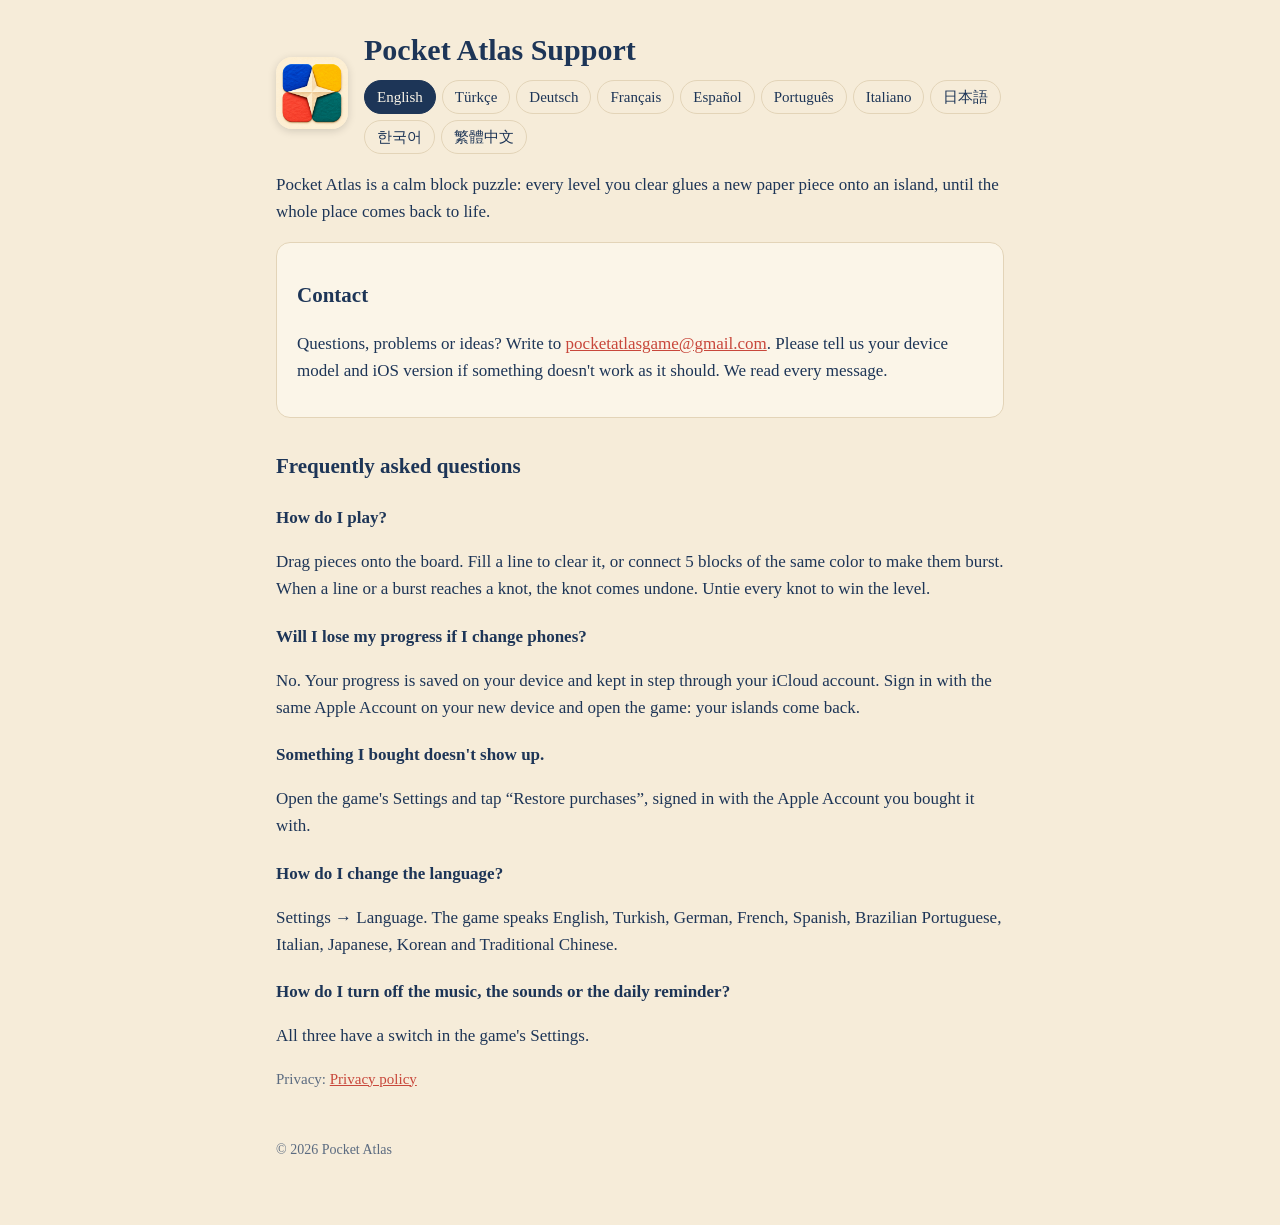
<file: index.html>
<!doctype html>
<html lang="en">
<head>
<meta charset="utf-8">
<meta name="viewport" content="width=device-width, initial-scale=1">
<title>Pocket Atlas – Support</title>
<meta name="description" content="Help and contact for Pocket Atlas, the calm block puzzle that restores paper islands.">
<link rel="icon" href="icon.png">
<link rel="stylesheet" href="style.css?v=2">
</head>
<body>
<main>
<header>
  <img src="icon.png" alt="Pocket Atlas icon">
  <div>
    <h1><span lang="en">Pocket Atlas Support</span><span lang="tr">Pocket Atlas Destek</span><span lang="de">Pocket Atlas Support</span><span lang="fr">Assistance Pocket Atlas</span><span lang="es">Soporte de Pocket Atlas</span><span lang="pt-BR">Suporte do Pocket Atlas</span><span lang="it">Supporto di Pocket Atlas</span><span lang="ja">Pocket Atlas サポート</span><span lang="ko">Pocket Atlas 지원</span><span lang="zh-Hant">Pocket Atlas 支援</span></h1>
    <nav class="lang" translate="no"><button data-l="en">English</button><button data-l="tr">Türkçe</button><button data-l="de">Deutsch</button><button data-l="fr">Français</button><button data-l="es">Español</button><button data-l="pt-BR">Português</button><button data-l="it">Italiano</button><button data-l="ja">日本語</button><button data-l="ko">한국어</button><button data-l="zh-Hant">繁體中文</button></nav>
  </div>
</header>

<section lang="en">
  <p>Pocket Atlas is a calm block puzzle: every level you clear glues a new paper piece onto an island, until the whole place comes back to life.</p>
  <div class="card">
    <h2>Contact</h2>
    <p>Questions, problems or ideas? Write to <a href="mailto:pocketatlasgame@gmail.com">pocketatlasgame@gmail.com</a>. Please tell us your device model and iOS version if something doesn't work as it should. We read every message.</p>
  </div>

  <h2>Frequently asked questions</h2>
  <h3>How do I play?</h3>
  <p>Drag pieces onto the board. Fill a line to clear it, or connect 5 blocks of the same color to make them burst. When a line or a burst reaches a knot, the knot comes undone. Untie every knot to win the level.</p>
  <h3>Will I lose my progress if I change phones?</h3>
  <p>No. Your progress is saved on your device and kept in step through your iCloud account. Sign in with the same Apple Account on your new device and open the game: your islands come back.</p>
  <h3>Something I bought doesn't show up.</h3>
  <p>Open the game's Settings and tap “Restore purchases”, signed in with the Apple Account you bought it with.</p>
  <h3>How do I change the language?</h3>
  <p>Settings → Language. The game speaks English, Turkish, German, French, Spanish, Brazilian Portuguese, Italian, Japanese, Korean and Traditional Chinese.</p>
  <h3>How do I turn off the music, the sounds or the daily reminder?</h3>
  <p>All three have a switch in the game's Settings.</p>
  <p class="muted">Privacy: <a href="privacy.html" data-page="privacy.html">Privacy policy</a></p>
</section>

<section lang="tr">
  <p>Pocket Atlas sakin bir blok bulmaca: geçtiğin her bölüm bir adaya kâğıttan yeni bir parça yapıştırır ve ada adım adım yeniden canlanır.</p>
  <div class="card">
    <h2>İletişim</h2>
    <p>Sorun, soru ya da öneri mi var? <a href="mailto:pocketatlasgame@gmail.com">pocketatlasgame@gmail.com</a> adresine yaz. Bir şey düzgün çalışmıyorsa cihaz modelini ve iOS sürümünü de belirtirsen seviniriz. Her mesajı okuyoruz.</p>
  </div>

  <h2>Sık sorulan sorular</h2>
  <h3>Nasıl oynanır?</h3>
  <p>Parçaları tablaya sürükle. Bir satırı doldurarak temizle ya da aynı renkten 5 taşı birleştirip patlat. Satır ya da patlama bir düğüme ulaştığında düğüm çözülür. Bütün düğümleri çöz, bölümü kazan.</p>
  <h3>Telefon değiştirirsem ilerlemem kaybolur mu?</h3>
  <p>Hayır. İlerlemen cihazında saklanır ve iCloud hesabın üzerinden eşitlenir. Yeni cihazda aynı Apple Hesabı ile giriş yapıp oyunu aç; adaların geri gelir.</p>
  <h3>Satın aldığım bir şey görünmüyor.</h3>
  <p>Oyunun Ayarlar ekranında “Satın alımları geri yükle”ye dokun; satın alırken kullandığın Apple Hesabı ile giriş yapmış ol.</p>
  <h3>Dili nasıl değiştiririm?</h3>
  <p>Ayarlar → Dil. Oyun Türkçe, İngilizce, Almanca, Fransızca, İspanyolca, Brezilya Portekizcesi, İtalyanca, Japonca, Korece ve Geleneksel Çince destekler.</p>
  <h3>Müziği, sesleri ya da günlük hatırlatmayı nasıl kapatırım?</h3>
  <p>Üçünün de oyunun Ayarlar ekranında bir anahtarı var.</p>
  <p class="muted">Gizlilik: <a href="privacy.html" data-page="privacy.html">Gizlilik politikası</a></p>
</section>

<section lang="de">
  <p>Pocket Atlas ist ein entspanntes Block-Puzzle: Jedes Level, das du schaffst, klebt ein neues Papierteil auf eine Insel, bis der ganze Ort wieder zum Leben erwacht.</p>
  <div class="card">
    <h2>Kontakt</h2>
    <p>Fragen, Probleme oder Ideen? Schreib an <a href="mailto:pocketatlasgame@gmail.com">pocketatlasgame@gmail.com</a>. Wenn etwas nicht richtig funktioniert, nenn uns bitte dein Gerätemodell und deine iOS-Version. Wir lesen jede Nachricht.</p>
  </div>

  <h2>Häufige Fragen</h2>
  <h3>Wie spielt man?</h3>
  <p>Zieh Teile aufs Spielfeld. Füll eine Reihe, um sie zu räumen, oder verbinde 5 Blöcke derselben Farbe, damit sie platzen. Erreicht eine Reihe oder ein Platzen einen Knoten, löst er sich. Löse alle Knoten, um das Level zu gewinnen.</p>
  <h3>Verliere ich meinen Fortschritt, wenn ich das Handy wechsle?</h3>
  <p>Nein. Dein Fortschritt wird auf deinem Gerät gespeichert und über deinen iCloud-Account abgeglichen. Melde dich auf dem neuen Gerät mit demselben Apple Account an und öffne das Spiel: Deine Inseln sind wieder da.</p>
  <h3>Ein Kauf wird nicht angezeigt.</h3>
  <p>Öffne die Einstellungen des Spiels und tippe auf „Käufe wiederherstellen“. Du musst dabei mit dem Apple Account angemeldet sein, mit dem du gekauft hast.</p>
  <h3>Wie ändere ich die Sprache?</h3>
  <p>Einstellungen → Sprache. Das Spiel gibt es auf Deutsch, Englisch, Türkisch, Französisch, Spanisch, brasilianischem Portugiesisch, Italienisch, Japanisch, Koreanisch und traditionellem Chinesisch.</p>
  <h3>Wie schalte ich Musik, Soundeffekte oder die tägliche Erinnerung aus?</h3>
  <p>Für alle drei gibt es einen Schalter in den Einstellungen des Spiels.</p>
  <p class="muted">Datenschutz: <a href="privacy.html" data-page="privacy.html">Datenschutzerklärung</a></p>
</section>

<section lang="fr">
  <p>Pocket Atlas est un puzzle de blocs tout en douceur&nbsp;: chaque niveau réussi colle une nouvelle pièce de papier sur une île, jusqu'à ce que l'endroit tout entier reprenne vie.</p>
  <div class="card">
    <h2>Contact</h2>
    <p>Une question, un problème ou une idée&nbsp;? Écris à <a href="mailto:pocketatlasgame@gmail.com">pocketatlasgame@gmail.com</a>. Si quelque chose ne fonctionne pas comme prévu, indique-nous le modèle de ton appareil et ta version d'iOS. Nous lisons tous les messages.</p>
  </div>

  <h2>Questions fréquentes</h2>
  <h3>Comment jouer&nbsp;?</h3>
  <p>Fais glisser les pièces sur le plateau. Complète une ligne pour l'effacer, ou réunis 5 blocs de la même couleur pour les faire éclater. Quand une ligne ou une explosion atteint un nœud, il se dénoue. Dénoue tous les nœuds pour gagner le niveau.</p>
  <h3>Vais-je perdre ma progression si je change de téléphone&nbsp;?</h3>
  <p>Non. Ta progression est enregistrée sur ton appareil et synchronisée avec ton compte iCloud. Connecte-toi avec le même compte Apple sur ton nouvel appareil et ouvre le jeu&nbsp;: tes îles reviennent.</p>
  <h3>Un achat n'apparaît pas.</h3>
  <p>Ouvre les Réglages du jeu et touche «&nbsp;Restaurer les achats&nbsp;», en étant connecté avec le compte Apple qui a servi à l'achat.</p>
  <h3>Comment changer de langue&nbsp;?</h3>
  <p>Réglages → Langue. Le jeu existe en français, anglais, turc, allemand, espagnol, portugais du Brésil, italien, japonais, coréen et chinois traditionnel.</p>
  <h3>Comment couper la musique, les effets sonores ou le rappel quotidien&nbsp;?</h3>
  <p>Chacun a son interrupteur dans les Réglages du jeu.</p>
  <p class="muted">Confidentialité&nbsp;: <a href="privacy.html" data-page="privacy.html">Politique de confidentialité</a></p>
</section>

<section lang="es">
  <p>Pocket Atlas es un puzle de bloques tranquilo: cada nivel que superas pega una nueva pieza de papel en una isla, hasta que todo el lugar vuelve a la vida.</p>
  <div class="card">
    <h2>Contacto</h2>
    <p>¿Preguntas, problemas o ideas? Escribe a <a href="mailto:pocketatlasgame@gmail.com">pocketatlasgame@gmail.com</a>. Si algo no funciona como debería, indícanos el modelo de tu dispositivo y tu versión de iOS. Leemos todos los mensajes.</p>
  </div>

  <h2>Preguntas frecuentes</h2>
  <h3>¿Cómo se juega?</h3>
  <p>Arrastra piezas al tablero. Completa una línea para borrarla, o junta 5 bloques del mismo color para que exploten. Cuando una línea o una explosión llega a un nudo, el nudo se desata. Desata todos los nudos para ganar el nivel.</p>
  <h3>¿Pierdo mi progreso si cambio de teléfono?</h3>
  <p>No. Tu progreso se guarda en tu dispositivo y se sincroniza con tu cuenta de iCloud. Inicia sesión con la misma cuenta de Apple en el dispositivo nuevo y abre el juego: tus islas volverán.</p>
  <h3>No aparece algo que compré.</h3>
  <p>Abre los Ajustes del juego y toca «Restaurar compras», con la sesión iniciada en la cuenta de Apple con la que compraste.</p>
  <h3>¿Cómo cambio el idioma?</h3>
  <p>Ajustes → Idioma. El juego está en español, inglés, turco, alemán, francés, portugués de Brasil, italiano, japonés, coreano y chino tradicional.</p>
  <h3>¿Cómo desactivo la música, los efectos de sonido o el recordatorio diario?</h3>
  <p>Los tres tienen un interruptor en los Ajustes del juego.</p>
  <p class="muted">Privacidad: <a href="privacy.html" data-page="privacy.html">Política de privacidad</a></p>
</section>

<section lang="pt-BR">
  <p>Pocket Atlas é um quebra-cabeça de blocos tranquilo: cada nível que você passa cola uma nova peça de papel em uma ilha, até o lugar inteiro voltar à vida.</p>
  <div class="card">
    <h2>Contato</h2>
    <p>Dúvidas, problemas ou ideias? Escreva para <a href="mailto:pocketatlasgame@gmail.com">pocketatlasgame@gmail.com</a>. Se algo não funcionar como deveria, informe o modelo do seu aparelho e a versão do iOS. Lemos todas as mensagens.</p>
  </div>

  <h2>Perguntas frequentes</h2>
  <h3>Como se joga?</h3>
  <p>Arraste as peças para o tabuleiro. Complete uma linha para limpá-la, ou junte 5 blocos da mesma cor para estourá-los. Quando uma linha ou um estouro alcança um nó, o nó se desata. Desate todos os nós para vencer o nível.</p>
  <h3>Vou perder meu progresso se trocar de celular?</h3>
  <p>Não. Seu progresso fica salvo no seu aparelho e é sincronizado pela sua conta do iCloud. Entre com a mesma Conta Apple no aparelho novo e abra o jogo: suas ilhas voltam.</p>
  <h3>Uma compra não aparece.</h3>
  <p>Abra os Ajustes do jogo e toque em “Restaurar compras”, com a sessão iniciada na Conta Apple usada na compra.</p>
  <h3>Como mudo o idioma?</h3>
  <p>Ajustes → Idioma. O jogo está disponível em português do Brasil, inglês, turco, alemão, francês, espanhol, italiano, japonês, coreano e chinês tradicional.</p>
  <h3>Como desligo a música, os efeitos sonoros ou o lembrete diário?</h3>
  <p>Os três têm uma chave nos Ajustes do jogo.</p>
  <p class="muted">Privacidade: <a href="privacy.html" data-page="privacy.html">Política de privacidade</a></p>
</section>

<section lang="it">
  <p>Pocket Atlas è un puzzle a blocchi rilassante: ogni livello che superi incolla un nuovo pezzo di carta su un'isola, finché l'intero luogo torna a vivere.</p>
  <div class="card">
    <h2>Contatti</h2>
    <p>Domande, problemi o idee? Scrivi a <a href="mailto:pocketatlasgame@gmail.com">pocketatlasgame@gmail.com</a>. Se qualcosa non funziona come dovrebbe, indicaci il modello del tuo dispositivo e la versione di iOS. Leggiamo ogni messaggio.</p>
  </div>

  <h2>Domande frequenti</h2>
  <h3>Come si gioca?</h3>
  <p>Trascina i pezzi sulla griglia. Completa una linea per eliminarla, oppure unisci 5 blocchi dello stesso colore per farli scoppiare. Quando una linea o uno scoppio raggiunge un nodo, il nodo si scioglie. Sciogli tutti i nodi per vincere il livello.</p>
  <h3>Perdo i miei progressi se cambio telefono?</h3>
  <p>No. I tuoi progressi sono salvati sul dispositivo e sincronizzati tramite il tuo account iCloud. Accedi con lo stesso Account Apple sul nuovo dispositivo e apri il gioco: le tue isole tornano.</p>
  <h3>Un acquisto non compare.</h3>
  <p>Apri le Impostazioni del gioco e tocca “Ripristina acquisti”, dopo aver effettuato l'accesso con l'Account Apple usato per l'acquisto.</p>
  <h3>Come cambio la lingua?</h3>
  <p>Impostazioni → Lingua. Il gioco è disponibile in italiano, inglese, turco, tedesco, francese, spagnolo, portoghese brasiliano, giapponese, coreano e cinese tradizionale.</p>
  <h3>Come disattivo la musica, gli effetti sonori o il promemoria giornaliero?</h3>
  <p>Tutti e tre hanno un interruttore nelle Impostazioni del gioco.</p>
  <p class="muted">Privacy: <a href="privacy.html" data-page="privacy.html">Informativa sulla privacy</a></p>
</section>

<section lang="ja">
  <p>Pocket Atlas は、のんびり遊べるブロックパズルです。レベルをクリアするたびに島へ新しい紙のパーツが貼られ、やがて島全体がよみがえります。</p>
  <div class="card">
    <h2>お問い合わせ</h2>
    <p>ご質問、不具合、アイデアがあれば <a href="mailto:pocketatlasgame@gmail.com">pocketatlasgame@gmail.com</a> までお送りください。うまく動かない場合は、お使いのデバイスの機種と iOS のバージョンもお知らせください。メッセージはすべて読んでいます。</p>
  </div>

  <h2>よくある質問</h2>
  <h3>遊び方は？</h3>
  <p>ピースを盤面にドラッグします。ラインをそろえると消え、同じ色のブロックを 5 つつなげるとバーストします。ラインやバーストが結び目に届くと、結び目がほどけます。すべての結び目をほどくとレベルクリアです。</p>
  <h3>機種変更すると進行状況は消えますか？</h3>
  <p>消えません。進行状況はデバイスに保存され、iCloud アカウントを通じて同期されます。新しいデバイスで同じ Apple Account にサインインしてゲームを開けば、島が戻ってきます。</p>
  <h3>購入したものが表示されません。</h3>
  <p>購入に使った Apple Account にサインインした状態で、ゲームの「設定」から「購入を復元」をタップしてください。</p>
  <h3>言語を変えるには？</h3>
  <p>設定 → 言語。ゲームは日本語、英語、トルコ語、ドイツ語、フランス語、スペイン語、ポルトガル語（ブラジル）、イタリア語、韓国語、繁体字中国語に対応しています。</p>
  <h3>音楽、効果音、毎日のリマインダーをオフにするには？</h3>
  <p>3 つともゲームの「設定」にスイッチがあります。</p>
  <p class="muted">プライバシー：<a href="privacy.html" data-page="privacy.html">プライバシーポリシー</a></p>
</section>

<section lang="ko">
  <p>Pocket Atlas는 편안한 블록 퍼즐이에요. 레벨을 깰 때마다 섬에 새 종이 조각이 붙고, 결국 섬 전체가 다시 살아나요.</p>
  <div class="card">
    <h2>문의</h2>
    <p>질문, 문제, 아이디어가 있다면 <a href="mailto:pocketatlasgame@gmail.com">pocketatlasgame@gmail.com</a>으로 보내 주세요. 제대로 작동하지 않는 부분이 있다면 기기 모델과 iOS 버전도 함께 알려 주세요. 모든 메시지를 읽고 있어요.</p>
  </div>

  <h2>자주 묻는 질문</h2>
  <h3>어떻게 플레이하나요?</h3>
  <p>조각을 보드로 드래그하세요. 줄을 꽉 채우면 사라지고, 같은 색 블록 5개를 이으면 터져요. 줄이나 터짐이 매듭에 닿으면 매듭이 풀려요. 매듭을 모두 풀면 레벨 클리어예요.</p>
  <h3>휴대폰을 바꾸면 진행 상황이 사라지나요?</h3>
  <p>아니요. 진행 상황은 기기에 저장되고 iCloud 계정을 통해 동기화돼요. 새 기기에서 같은 Apple 계정으로 로그인하고 게임을 열면 섬이 그대로 돌아와요.</p>
  <h3>구매한 항목이 보이지 않아요.</h3>
  <p>구매할 때 사용한 Apple 계정으로 로그인한 상태에서 게임의 설정에 들어가 '구매 항목 복원'을 탭하세요.</p>
  <h3>언어는 어떻게 바꾸나요?</h3>
  <p>설정 → 언어. 게임은 한국어, 영어, 터키어, 독일어, 프랑스어, 스페인어, 브라질 포르투갈어, 이탈리아어, 일본어, 번체 중국어를 지원해요.</p>
  <h3>음악, 효과음, 매일 알림은 어떻게 끄나요?</h3>
  <p>세 가지 모두 게임의 설정에 스위치가 있어요.</p>
  <p class="muted">개인정보: <a href="privacy.html" data-page="privacy.html">개인정보 처리방침</a></p>
</section>

<section lang="zh-Hant">
  <p>Pocket Atlas 是一款悠閒的方塊拼圖遊戲：每過一關，就會在島上貼上一塊新的紙片，直到整座島重新恢復生機。</p>
  <div class="card">
    <h2>聯絡我們</h2>
    <p>有問題、遇到狀況或有好點子嗎？請寫信到 <a href="mailto:pocketatlasgame@gmail.com">pocketatlasgame@gmail.com</a>。如果有功能運作不正常，請一併告訴我們你的裝置型號和 iOS 版本。每封信我們都會讀。</p>
  </div>

  <h2>常見問題</h2>
  <h3>怎麼玩？</h3>
  <p>把拼塊拖到盤面上。填滿一整行就會消除，或連起 5 個同色方塊讓它們爆開。消除的行或爆開碰到繩結時，繩結就會解開。解開所有繩結即可過關。</p>
  <h3>換手機後進度會不見嗎？</h3>
  <p>不會。進度會存在你的裝置上，並透過你的 iCloud 帳號同步。在新裝置上登入同一個 Apple 帳號並打開遊戲，你的島嶼就會回來。</p>
  <h3>買過的項目沒有出現。</h3>
  <p>請用購買時的 Apple 帳號登入，然後在遊戲的「設定」中點一下「恢復購買項目」。</p>
  <h3>要怎麼更改語言？</h3>
  <p>設定 → 語言。遊戲支援繁體中文、英文、土耳其文、德文、法文、西班牙文、巴西葡萄牙文、義大利文、日文和韓文。</p>
  <h3>要怎麼關閉音樂、音效或每日提醒？</h3>
  <p>三者在遊戲的「設定」中都有開關。</p>
  <p class="muted">隱私權：<a href="privacy.html" data-page="privacy.html">隱私權政策</a></p>
</section>

<footer>© 2026 Pocket Atlas</footer>
</main>
<script src="lang.js?v=2"></script>
</body>
</html>
</file>
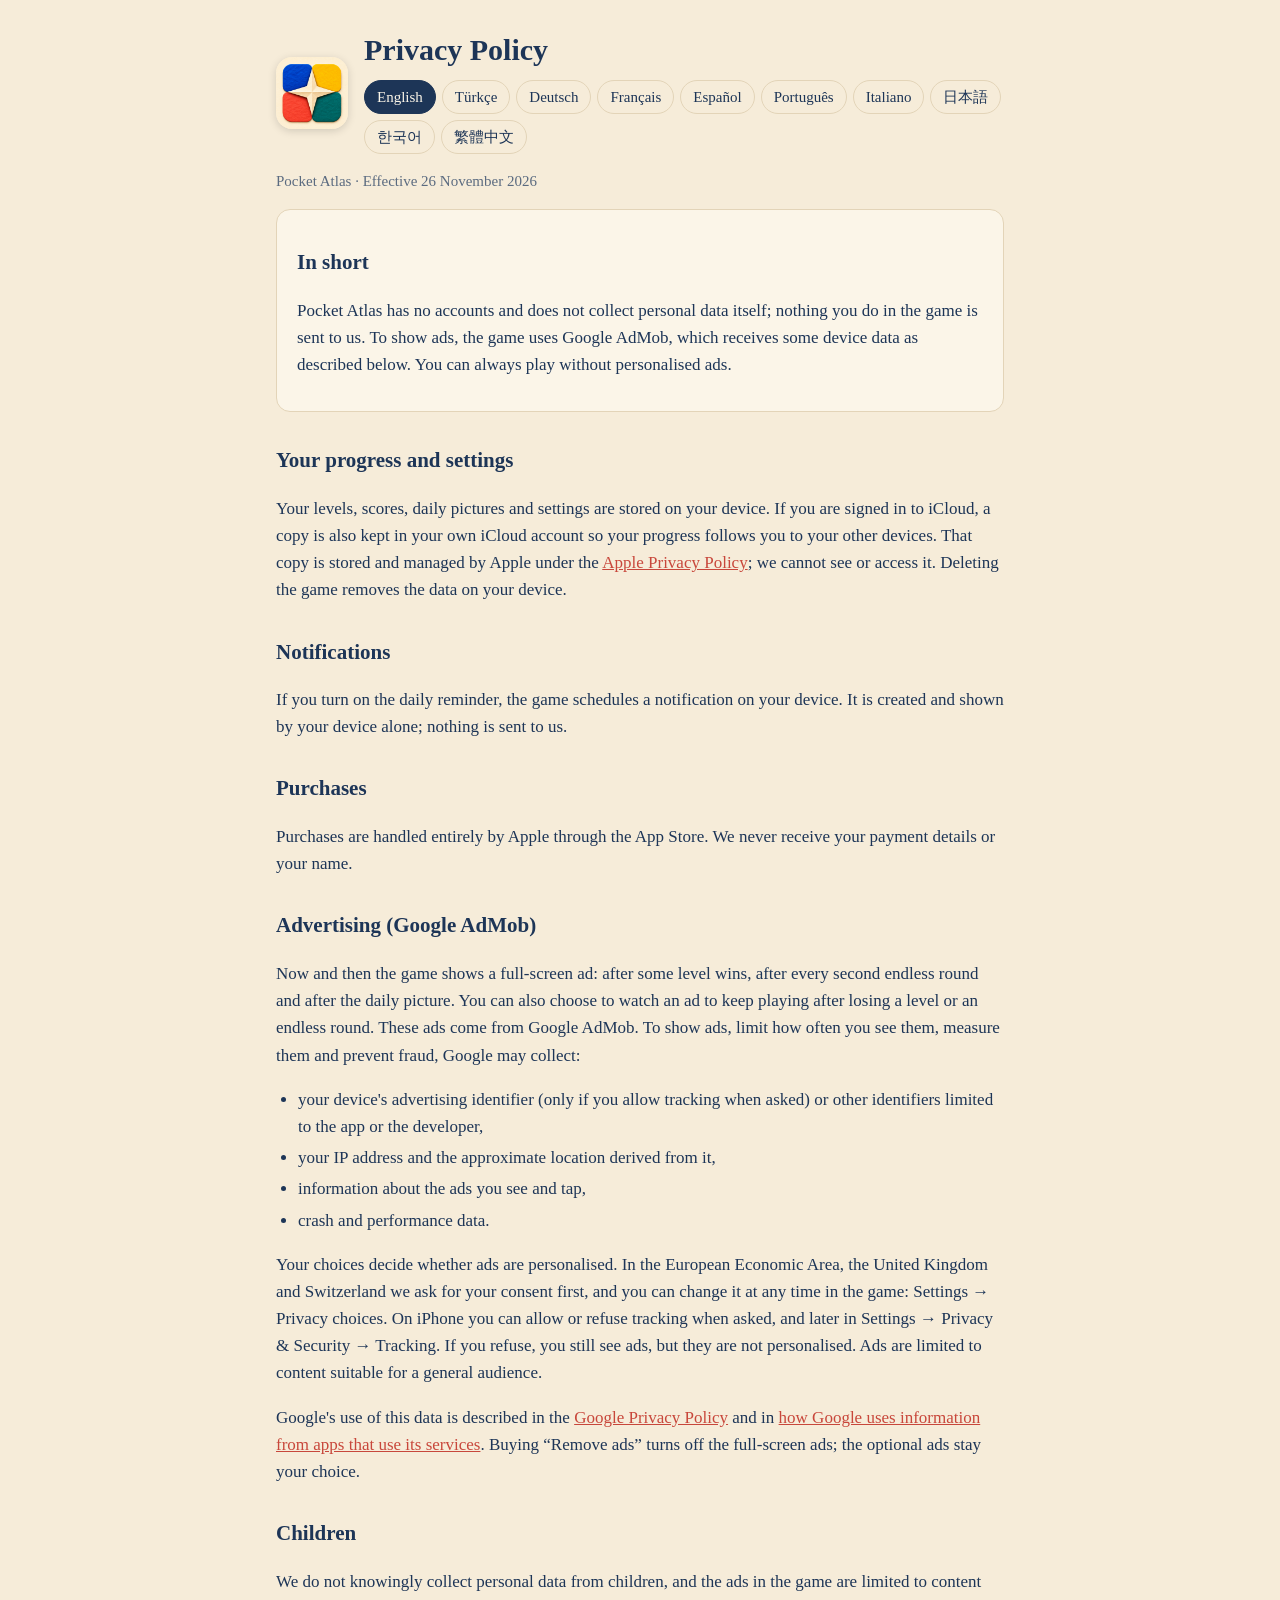
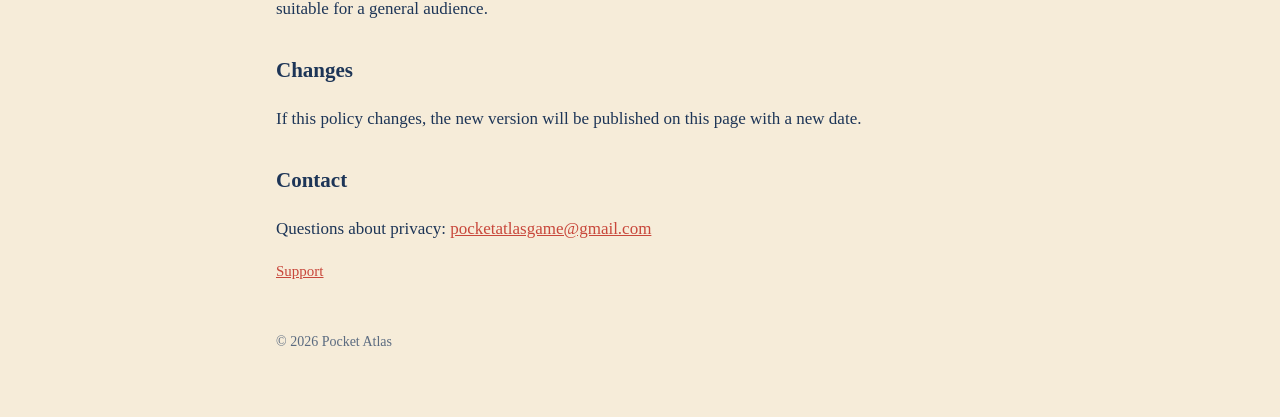
<file: privacy.html>
<!doctype html>
<html lang="en">
<head>
<meta charset="utf-8">
<meta name="viewport" content="width=device-width, initial-scale=1">
<title>Pocket Atlas – Privacy Policy</title>
<meta name="description" content="Privacy policy of Pocket Atlas: what the game and its ads (Google AdMob) collect, and your choices.">
<link rel="icon" href="icon.png">
<link rel="stylesheet" href="style.css?v=2">
</head>
<body>
<main>
<header>
  <img src="icon.png" alt="Pocket Atlas icon">
  <div>
    <h1><span lang="en">Privacy Policy</span><span lang="tr">Gizlilik Politikası</span><span lang="de">Datenschutzerklärung</span><span lang="fr">Politique de confidentialité</span><span lang="es">Política de privacidad</span><span lang="pt-BR">Política de privacidade</span><span lang="it">Informativa sulla privacy</span><span lang="ja">プライバシーポリシー</span><span lang="ko">개인정보 처리방침</span><span lang="zh-Hant">隱私權政策</span></h1>
    <nav class="lang" translate="no"><button data-l="en">English</button><button data-l="tr">Türkçe</button><button data-l="de">Deutsch</button><button data-l="fr">Français</button><button data-l="es">Español</button><button data-l="pt-BR">Português</button><button data-l="it">Italiano</button><button data-l="ja">日本語</button><button data-l="ko">한국어</button><button data-l="zh-Hant">繁體中文</button></nav>
  </div>
</header>

<section lang="en">
  <p class="muted">Pocket Atlas · Effective 26 November 2026</p>
  <div class="card">
    <h2>In short</h2>
    <p>Pocket Atlas has no accounts and does not collect personal data itself; nothing you do in the game is sent to us. To show ads, the game uses Google AdMob, which receives some device data as described below. You can always play without personalised ads.</p>
  </div>

  <h2>Your progress and settings</h2>
  <p>Your levels, scores, daily pictures and settings are stored on your device. If you are signed in to iCloud, a copy is also kept in your own iCloud account so your progress follows you to your other devices. That copy is stored and managed by Apple under the <a href="https://www.apple.com/legal/privacy/">Apple Privacy Policy</a>; we cannot see or access it. Deleting the game removes the data on your device.</p>

  <h2>Notifications</h2>
  <p>If you turn on the daily reminder, the game schedules a notification on your device. It is created and shown by your device alone; nothing is sent to us.</p>

  <h2>Purchases</h2>
  <p>Purchases are handled entirely by Apple through the App Store. We never receive your payment details or your name.</p>

  <h2>Advertising (Google AdMob)</h2>
  <p>Now and then the game shows a full-screen ad: after some level wins, after every second endless round and after the daily picture. You can also choose to watch an ad to keep playing after losing a level or an endless round. These ads come from Google AdMob. To show ads, limit how often you see them, measure them and prevent fraud, Google may collect:</p>
  <ul>
    <li>your device's advertising identifier (only if you allow tracking when asked) or other identifiers limited to the app or the developer,</li>
    <li>your IP address and the approximate location derived from it,</li>
    <li>information about the ads you see and tap,</li>
    <li>crash and performance data.</li>
  </ul>
  <p>Your choices decide whether ads are personalised. In the European Economic Area, the United Kingdom and Switzerland we ask for your consent first, and you can change it at any time in the game: Settings → Privacy choices. On iPhone you can allow or refuse tracking when asked, and later in Settings → Privacy &amp; Security → Tracking. If you refuse, you still see ads, but they are not personalised. Ads are limited to content suitable for a general audience.</p>
  <p>Google's use of this data is described in the <a href="https://policies.google.com/privacy">Google Privacy Policy</a> and in <a href="https://policies.google.com/technologies/partner-sites">how Google uses information from apps that use its services</a>. Buying “Remove ads” turns off the full-screen ads; the optional ads stay your choice.</p>

  <h2>Children</h2>
  <p>We do not knowingly collect personal data from children, and the ads in the game are limited to content suitable for a general audience.</p>

  <h2>Changes</h2>
  <p>If this policy changes, the new version will be published on this page with a new date.</p>

  <h2>Contact</h2>
  <p>Questions about privacy: <a href="mailto:pocketatlasgame@gmail.com">pocketatlasgame@gmail.com</a></p>
  <p class="muted"><a href="index.html" data-page="index.html">Support</a></p>
</section>

<section lang="tr">
  <p class="muted">Pocket Atlas · Yürürlük tarihi: 26 Kasım 2026</p>
  <div class="card">
    <h2>Kısaca</h2>
    <p>Pocket Atlas'ta hesap yoktur ve oyun kendisi kişisel veri toplamaz; oyunda yaptığın hiçbir şey bize gönderilmez. Oyun reklam göstermek için Google AdMob kullanır; AdMob aşağıda anlatılan bazı cihaz verilerini alır. Kişiselleştirilmiş reklam olmadan oynamayı her zaman seçebilirsin.</p>
  </div>

  <h2>İlerlemen ve ayarların</h2>
  <p>Bölümlerin, skorların, günlük resimlerin ve ayarların cihazında saklanır. iCloud'a giriş yaptıysan, ilerlemenin diğer cihazlarına da gelmesi için bir kopyası kendi iCloud hesabında tutulur. Bu kopya <a href="https://www.apple.com/legal/privacy/tr/">Apple Gizlilik Politikası</a> kapsamında Apple tarafından saklanır ve yönetilir; biz göremeyiz ve erişemeyiz. Oyunu silmek cihazındaki verileri de siler.</p>

  <h2>Bildirimler</h2>
  <p>Günlük hatırlatmayı açarsan oyun cihazında bir bildirim planlar. Bildirimi yalnızca cihazın oluşturur ve gösterir; bize hiçbir şey gönderilmez.</p>

  <h2>Satın alımlar</h2>
  <p>Satın alımlar tamamen Apple tarafından App Store üzerinden yürütülür. Ödeme bilgilerin ya da adın bize hiçbir zaman ulaşmaz.</p>

  <h2>Reklamlar (Google AdMob)</h2>
  <p>Oyun ara sıra tam ekran reklam gösterir: bazı bölüm galibiyetlerinden sonra, sonsuz oyunda her iki turda bir ve günlük resimden sonra. Bir bölümü ya da sonsuz oyun turunu kaybettiğinde devam etmek için isteğe bağlı olarak reklam da izleyebilirsin. Bu reklamlar Google AdMob'dan gelir. Reklam göstermek, sıklığını sınırlamak, ölçmek ve sahtekârlığı önlemek için Google şunları toplayabilir:</p>
  <ul>
    <li>cihazının reklam kimliği (yalnızca sorulduğunda takibe izin verirsen) ya da uygulamaya veya geliştiriciye özgü başka kimlikler,</li>
    <li>IP adresin ve ondan çıkarılan yaklaşık konum,</li>
    <li>gördüğün ve dokunduğun reklamlarla ilgili bilgiler,</li>
    <li>çökme ve performans verileri.</li>
  </ul>
  <p>Reklamların kişiselleştirilip kişiselleştirilmeyeceğine senin seçimlerin karar verir. Avrupa Ekonomik Alanı, Birleşik Krallık ve İsviçre'de önce onayını isteriz; onayını istediğin zaman oyunda Ayarlar → Gizlilik tercihleri'nden değiştirebilirsin. iPhone'da sorulduğunda takibe izin verebilir ya da reddedebilirsin; sonradan Ayarlar → Gizlilik ve Güvenlik → Takip'ten de değiştirebilirsin. Reddedersen yine reklam görürsün ama kişiselleştirilmemiş olur. Reklamlar genel izleyiciye uygun içerikle sınırlıdır.</p>
  <p>Google'ın bu verileri nasıl kullandığı <a href="https://policies.google.com/privacy?hl=tr">Google Gizlilik Politikası</a>'nda ve <a href="https://policies.google.com/technologies/partner-sites?hl=tr">Google'ın, hizmetlerini kullanan uygulamalardan gelen bilgileri nasıl kullandığı</a> sayfasında anlatılır. “Reklamları kaldır” satın alımı tam ekran reklamları kapatır; isteğe bağlı reklamlar senin seçimin olarak kalır.</p>

  <h2>Çocuklar</h2>
  <p>Çocuklardan bilerek kişisel veri toplamıyoruz; oyundaki reklamlar genel izleyiciye uygun içerikle sınırlıdır.</p>

  <h2>Değişiklikler</h2>
  <p>Bu politika değişirse yeni hali yeni bir tarihle bu sayfada yayınlanır.</p>

  <h2>İletişim</h2>
  <p>Gizlilikle ilgili soruların için: <a href="mailto:pocketatlasgame@gmail.com">pocketatlasgame@gmail.com</a></p>
  <p class="muted"><a href="index.html" data-page="index.html">Destek</a></p>
</section>

<section lang="de">
  <p class="muted">Pocket Atlas · Gültig ab 26. November 2026</p>
  <div class="card">
    <h2>Kurz gesagt</h2>
    <p>Pocket Atlas hat keine Benutzerkonten und erhebt selbst keine personenbezogenen Daten; nichts, was du im Spiel tust, wird an uns gesendet. Um Werbung anzuzeigen, nutzt das Spiel Google AdMob, das einige Gerätedaten erhält, wie unten beschrieben. Du kannst jederzeit ohne personalisierte Werbung spielen.</p>
  </div>

  <h2>Dein Fortschritt und deine Einstellungen</h2>
  <p>Deine Level, Punktzahlen, täglichen Bilder und Einstellungen werden auf deinem Gerät gespeichert. Wenn du bei iCloud angemeldet bist, wird außerdem eine Kopie in deinem eigenen iCloud-Account gespeichert, damit dein Fortschritt auf deine anderen Geräte mitkommt. Diese Kopie wird von Apple gemäß der <a href="https://www.apple.com/legal/privacy/de-ww/">Datenschutzrichtlinie von Apple</a> gespeichert und verwaltet; wir können sie weder sehen noch darauf zugreifen. Wenn du das Spiel löschst, werden die Daten auf deinem Gerät entfernt.</p>

  <h2>Mitteilungen</h2>
  <p>Wenn du die tägliche Erinnerung einschaltest, plant das Spiel eine Mitteilung auf deinem Gerät. Sie wird allein von deinem Gerät erstellt und angezeigt; an uns wird nichts gesendet.</p>

  <h2>Käufe</h2>
  <p>Käufe werden vollständig von Apple über den App Store abgewickelt. Wir erhalten nie deine Zahlungsdaten oder deinen Namen.</p>

  <h2>Werbung (Google AdMob)</h2>
  <p>Das Spiel zeigt ab und zu eine Vollbildwerbung: nach manchen gewonnenen Levels, nach jeder zweiten Endlos-Runde und nach dem Tagesbild. Außerdem kannst du freiwillig eine Werbung ansehen, um nach einem verlorenen Level oder einer Endlos-Runde weiterzuspielen. Diese Werbung stammt von Google AdMob. Um Werbung anzuzeigen, ihre Häufigkeit zu begrenzen, sie zu messen und Betrug zu verhindern, kann Google Folgendes erheben:</p>
  <ul>
    <li>die Werbe-ID deines Geräts (nur wenn du auf Nachfrage das Tracking erlaubst) oder andere Kennungen, die auf die App oder den Entwickler beschränkt sind,</li>
    <li>deine IP-Adresse und den daraus abgeleiteten ungefähren Standort,</li>
    <li>Informationen über die Werbung, die du siehst und antippst,</li>
    <li>Absturz- und Leistungsdaten.</li>
  </ul>
  <p>Deine Entscheidungen bestimmen, ob Werbung personalisiert wird. Im Europäischen Wirtschaftsraum, im Vereinigten Königreich und in der Schweiz fragen wir zuerst nach deiner Einwilligung; du kannst sie jederzeit im Spiel ändern: Einstellungen → Datenschutzoptionen. Auf dem iPhone kannst du das Tracking auf Nachfrage erlauben oder ablehnen und später unter Einstellungen → Datenschutz &amp; Sicherheit → Tracking ändern. Wenn du ablehnst, siehst du weiterhin Werbung, aber nicht personalisiert. Die Werbung ist auf Inhalte beschränkt, die für ein allgemeines Publikum geeignet sind.</p>
  <p>Wie Google diese Daten nutzt, steht in der <a href="https://policies.google.com/privacy?hl=de">Datenschutzerklärung von Google</a> und unter <a href="https://policies.google.com/technologies/partner-sites?hl=de">Wie Google Daten von Apps verwendet, die Google-Dienste nutzen</a>. Mit dem Kauf von „Werbung entfernen“ wird die Vollbildwerbung abgeschaltet; die freiwillige Werbung bleibt deine Entscheidung.</p>

  <h2>Kinder</h2>
  <p>Wir erheben nicht wissentlich personenbezogene Daten von Kindern, und die Werbung im Spiel ist auf Inhalte beschränkt, die für ein allgemeines Publikum geeignet sind.</p>

  <h2>Änderungen</h2>
  <p>Wenn sich diese Erklärung ändert, wird die neue Fassung mit neuem Datum auf dieser Seite veröffentlicht.</p>

  <h2>Kontakt</h2>
  <p>Fragen zum Datenschutz: <a href="mailto:pocketatlasgame@gmail.com">pocketatlasgame@gmail.com</a></p>
  <p class="muted"><a href="index.html" data-page="index.html">Support</a></p>
</section>

<section lang="fr">
  <p class="muted">Pocket Atlas · En vigueur depuis le 26 novembre 2026</p>
  <div class="card">
    <h2>En bref</h2>
    <p>Pocket Atlas n'a pas de comptes et ne collecte lui-même aucune donnée personnelle&nbsp;; rien de ce que tu fais dans le jeu ne nous est envoyé. Pour afficher des publicités, le jeu utilise Google AdMob, qui reçoit certaines données de l'appareil, comme décrit ci-dessous. Tu peux toujours jouer sans publicités personnalisées.</p>
  </div>

  <h2>Ta progression et tes réglages</h2>
  <p>Tes niveaux, scores, images quotidiennes et réglages sont enregistrés sur ton appareil. Si tu es connecté à iCloud, une copie est aussi conservée dans ton propre compte iCloud pour que ta progression te suive sur tes autres appareils. Cette copie est stockée et gérée par Apple selon les <a href="https://www.apple.com/legal/privacy/fr-ww/">Engagements de confidentialité d'Apple</a>&nbsp;; nous ne pouvons ni la voir ni y accéder. Supprimer le jeu efface les données sur ton appareil.</p>

  <h2>Notifications</h2>
  <p>Si tu actives le rappel quotidien, le jeu programme une notification sur ton appareil. Elle est créée et affichée par ton appareil seul&nbsp;; rien ne nous est envoyé.</p>

  <h2>Achats</h2>
  <p>Les achats sont entièrement gérés par Apple via l'App Store. Nous ne recevons jamais tes informations de paiement ni ton nom.</p>

  <h2>Publicité (Google AdMob)</h2>
  <p>De temps en temps, le jeu affiche une publicité plein écran&nbsp;: après certains niveaux gagnés, après une partie sans fin sur deux et après l'image du jour. Tu peux aussi choisir de regarder une publicité pour continuer après avoir perdu un niveau ou une partie sans fin. Ces publicités viennent de Google AdMob. Pour afficher des publicités, limiter leur fréquence, les mesurer et prévenir la fraude, Google peut collecter&nbsp;:</p>
  <ul>
    <li>l'identifiant publicitaire de ton appareil (seulement si tu autorises le suivi quand on te le demande) ou d'autres identifiants limités à l'app ou au développeur,</li>
    <li>ton adresse IP et la position approximative qui en découle,</li>
    <li>des informations sur les publicités que tu vois et touches,</li>
    <li>des données de plantage et de performance.</li>
  </ul>
  <p>Tes choix décident si les publicités sont personnalisées. Dans l'Espace économique européen, au Royaume-Uni et en Suisse, nous demandons d'abord ton consentement, et tu peux le modifier à tout moment dans le jeu&nbsp;: Réglages → Choix de confidentialité. Sur iPhone, tu peux autoriser ou refuser le suivi quand on te le demande, puis plus tard dans Réglages → Confidentialité et sécurité → Suivi. Si tu refuses, tu vois toujours des publicités, mais elles ne sont pas personnalisées. Les publicités sont limitées à des contenus adaptés à tous les publics.</p>
  <p>L'utilisation de ces données par Google est décrite dans les <a href="https://policies.google.com/privacy?hl=fr">Règles de confidentialité de Google</a> et sur la page <a href="https://policies.google.com/technologies/partner-sites?hl=fr">Comment Google utilise les informations des applications qui utilisent ses services</a>. L'achat «&nbsp;Supprimer les pubs&nbsp;» désactive les publicités plein écran&nbsp;; les publicités facultatives restent ton choix.</p>

  <h2>Enfants</h2>
  <p>Nous ne collectons pas sciemment de données personnelles auprès d'enfants, et les publicités du jeu sont limitées à des contenus adaptés à tous les publics.</p>

  <h2>Modifications</h2>
  <p>Si cette politique change, la nouvelle version sera publiée sur cette page avec une nouvelle date.</p>

  <h2>Contact</h2>
  <p>Questions sur la confidentialité&nbsp;: <a href="mailto:pocketatlasgame@gmail.com">pocketatlasgame@gmail.com</a></p>
  <p class="muted"><a href="index.html" data-page="index.html">Assistance</a></p>
</section>

<section lang="es">
  <p class="muted">Pocket Atlas · Vigente desde el 26 de noviembre de 2026</p>
  <div class="card">
    <h2>En resumen</h2>
    <p>Pocket Atlas no tiene cuentas y no recoge datos personales por sí mismo; nada de lo que haces en el juego se nos envía. Para mostrar anuncios, el juego usa Google AdMob, que recibe algunos datos del dispositivo, como se explica abajo. Siempre puedes jugar sin anuncios personalizados.</p>
  </div>

  <h2>Tu progreso y tus ajustes</h2>
  <p>Tus niveles, puntuaciones, imágenes diarias y ajustes se guardan en tu dispositivo. Si has iniciado sesión en iCloud, también se guarda una copia en tu propia cuenta de iCloud para que tu progreso te acompañe en tus otros dispositivos. Apple guarda y gestiona esa copia según su <a href="https://www.apple.com/legal/privacy/es/">Política de privacidad de Apple</a>; nosotros no podemos verla ni acceder a ella. Al borrar el juego se eliminan los datos de tu dispositivo.</p>

  <h2>Notificaciones</h2>
  <p>Si activas el recordatorio diario, el juego programa una notificación en tu dispositivo. La crea y la muestra solo tu dispositivo; no se nos envía nada.</p>

  <h2>Compras</h2>
  <p>Las compras las gestiona por completo Apple a través del App Store. Nunca recibimos tus datos de pago ni tu nombre.</p>

  <h2>Publicidad (Google AdMob)</h2>
  <p>De vez en cuando, el juego muestra un anuncio a pantalla completa: después de algunos niveles ganados, cada dos rondas del modo infinito y después de la imagen del día. También puedes elegir ver un anuncio para seguir jugando después de perder un nivel o una ronda del modo infinito. Estos anuncios proceden de Google AdMob. Para mostrar anuncios, limitar la frecuencia con la que los ves, medirlos y prevenir el fraude, Google puede recoger:</p>
  <ul>
    <li>el identificador de publicidad de tu dispositivo (solo si permites el rastreo cuando se te pregunta) u otros identificadores limitados a la app o al desarrollador,</li>
    <li>tu dirección IP y la ubicación aproximada que se deduce de ella,</li>
    <li>información sobre los anuncios que ves y tocas,</li>
    <li>datos de fallos y de rendimiento.</li>
  </ul>
  <p>Tus elecciones deciden si los anuncios se personalizan. En el Espacio Económico Europeo, el Reino Unido y Suiza te pedimos primero tu consentimiento, y puedes cambiarlo cuando quieras en el juego: Ajustes → Opciones de privacidad. En el iPhone puedes permitir o rechazar el rastreo cuando se te pregunte, y más adelante en Ajustes → Privacidad y seguridad → Rastreo. Si lo rechazas, seguirás viendo anuncios, pero no personalizados. Los anuncios se limitan a contenido apto para todos los públicos.</p>
  <p>El uso que hace Google de estos datos se describe en la <a href="https://policies.google.com/privacy?hl=es">Política de privacidad de Google</a> y en <a href="https://policies.google.com/technologies/partner-sites?hl=es">cómo utiliza Google la información de las aplicaciones que usan sus servicios</a>. Comprar «Quitar anuncios» desactiva los anuncios a pantalla completa; los anuncios opcionales siguen siendo tu elección.</p>

  <h2>Menores</h2>
  <p>No recogemos a sabiendas datos personales de menores, y los anuncios del juego se limitan a contenido apto para todos los públicos.</p>

  <h2>Cambios</h2>
  <p>Si esta política cambia, la nueva versión se publicará en esta página con una nueva fecha.</p>

  <h2>Contacto</h2>
  <p>Preguntas sobre privacidad: <a href="mailto:pocketatlasgame@gmail.com">pocketatlasgame@gmail.com</a></p>
  <p class="muted"><a href="index.html" data-page="index.html">Soporte</a></p>
</section>

<section lang="pt-BR">
  <p class="muted">Pocket Atlas · Em vigor desde 26 de novembro de 2026</p>
  <div class="card">
    <h2>Em resumo</h2>
    <p>O Pocket Atlas não tem contas e não coleta dados pessoais por conta própria; nada do que você faz no jogo é enviado para nós. Para exibir anúncios, o jogo usa o Google AdMob, que recebe alguns dados do aparelho, conforme descrito abaixo. Você sempre pode jogar sem anúncios personalizados.</p>
  </div>

  <h2>Seu progresso e seus ajustes</h2>
  <p>Seus níveis, pontuações, imagens diárias e ajustes ficam salvos no seu aparelho. Se você tiver iniciado sessão no iCloud, uma cópia também fica na sua própria conta do iCloud, para que seu progresso acompanhe você nos seus outros aparelhos. Essa cópia é armazenada e gerenciada pela Apple conforme a <a href="https://www.apple.com/legal/privacy/br/">Política de Privacidade da Apple</a>; nós não podemos vê-la nem acessá-la. Apagar o jogo remove os dados do seu aparelho.</p>

  <h2>Notificações</h2>
  <p>Se você ativar o lembrete diário, o jogo agenda uma notificação no seu aparelho. Ela é criada e exibida apenas pelo seu aparelho; nada é enviado para nós.</p>

  <h2>Compras</h2>
  <p>As compras são processadas inteiramente pela Apple por meio da App Store. Nunca recebemos seus dados de pagamento nem seu nome.</p>

  <h2>Anúncios (Google AdMob)</h2>
  <p>De vez em quando, o jogo exibe um anúncio em tela cheia: depois de alguns níveis vencidos, a cada duas rodadas do modo infinito e depois da imagem do dia. Você também pode escolher assistir a um anúncio para continuar depois de perder um nível ou uma rodada do modo infinito. Esses anúncios vêm do Google AdMob. Para exibir anúncios, limitar a frequência com que você os vê, medi-los e evitar fraudes, o Google pode coletar:</p>
  <ul>
    <li>o identificador de publicidade do seu aparelho (só se você permitir o rastreamento quando for perguntado) ou outros identificadores restritos ao app ou ao desenvolvedor,</li>
    <li>seu endereço IP e a localização aproximada obtida a partir dele,</li>
    <li>informações sobre os anúncios que você vê e toca,</li>
    <li>dados de falhas e de desempenho.</li>
  </ul>
  <p>Suas escolhas decidem se os anúncios são personalizados. No Espaço Econômico Europeu, no Reino Unido e na Suíça pedimos primeiro o seu consentimento, e você pode mudá-lo a qualquer momento no jogo: Ajustes → Opções de privacidade. No iPhone, você pode permitir ou recusar o rastreamento quando for perguntado, e depois em Ajustes → Privacidade e Segurança → Rastreamento. Se recusar, você continua vendo anúncios, mas não personalizados. Os anúncios são limitados a conteúdo adequado para o público em geral.</p>
  <p>O uso desses dados pelo Google está descrito na <a href="https://policies.google.com/privacy?hl=pt-BR">Política de Privacidade do Google</a> e em <a href="https://policies.google.com/technologies/partner-sites?hl=pt-BR">como o Google usa as informações de apps que usam os serviços dele</a>. Comprar “Remover anúncios” desativa os anúncios em tela cheia; os anúncios opcionais continuam sendo sua escolha.</p>

  <h2>Crianças</h2>
  <p>Não coletamos intencionalmente dados pessoais de crianças, e os anúncios do jogo são limitados a conteúdo adequado para o público em geral.</p>

  <h2>Alterações</h2>
  <p>Se esta política mudar, a nova versão será publicada nesta página com uma nova data.</p>

  <h2>Contato</h2>
  <p>Dúvidas sobre privacidade: <a href="mailto:pocketatlasgame@gmail.com">pocketatlasgame@gmail.com</a></p>
  <p class="muted"><a href="index.html" data-page="index.html">Suporte</a></p>
</section>

<section lang="it">
  <p class="muted">Pocket Atlas · In vigore dal 26 novembre 2026</p>
  <div class="card">
    <h2>In breve</h2>
    <p>Pocket Atlas non ha account e non raccoglie direttamente dati personali; nulla di ciò che fai nel gioco viene inviato a noi. Per mostrare la pubblicità, il gioco usa Google AdMob, che riceve alcuni dati del dispositivo, come descritto qui sotto. Puoi sempre giocare senza pubblicità personalizzata.</p>
  </div>

  <h2>I tuoi progressi e le tue impostazioni</h2>
  <p>I tuoi livelli, punteggi, immagini giornaliere e impostazioni sono salvati sul tuo dispositivo. Se hai effettuato l'accesso a iCloud, una copia viene conservata anche nel tuo account iCloud, così i tuoi progressi ti seguono sugli altri dispositivi. Questa copia è conservata e gestita da Apple secondo l'<a href="https://www.apple.com/legal/privacy/it/">Informativa sulla privacy di Apple</a>; noi non possiamo vederla né accedervi. Eliminando il gioco si cancellano i dati sul tuo dispositivo.</p>

  <h2>Notifiche</h2>
  <p>Se attivi il promemoria giornaliero, il gioco programma una notifica sul tuo dispositivo. Viene creata e mostrata solo dal tuo dispositivo; a noi non viene inviato nulla.</p>

  <h2>Acquisti</h2>
  <p>Gli acquisti sono gestiti interamente da Apple tramite l'App Store. Non riceviamo mai i tuoi dati di pagamento né il tuo nome.</p>

  <h2>Pubblicità (Google AdMob)</h2>
  <p>Ogni tanto il gioco mostra una pubblicità a schermo intero: dopo alcuni livelli vinti, ogni due partite della modalità senza fine e dopo il disegno del giorno. Puoi anche scegliere di guardare una pubblicità per continuare dopo aver perso un livello o una partita senza fine. Queste pubblicità provengono da Google AdMob. Per mostrare la pubblicità, limitarne la frequenza, misurarla e prevenire le frodi, Google può raccogliere:</p>
  <ul>
    <li>l'identificatore pubblicitario del tuo dispositivo (solo se consenti il tracciamento quando ti viene chiesto) o altri identificatori limitati all'app o allo sviluppatore,</li>
    <li>il tuo indirizzo IP e la posizione approssimativa che se ne ricava,</li>
    <li>informazioni sulle pubblicità che vedi e tocchi,</li>
    <li>dati su arresti anomali e prestazioni.</li>
  </ul>
  <p>Sono le tue scelte a decidere se la pubblicità è personalizzata. Nello Spazio economico europeo, nel Regno Unito e in Svizzera chiediamo prima il tuo consenso, che puoi modificare in qualsiasi momento nel gioco: Impostazioni → Scelte sulla privacy. Su iPhone puoi consentire o rifiutare il tracciamento quando ti viene chiesto, e in seguito in Impostazioni → Privacy e sicurezza → Tracciamento. Se rifiuti, vedi comunque la pubblicità, ma non personalizzata. La pubblicità è limitata a contenuti adatti a un pubblico generico.</p>
  <p>L'uso di questi dati da parte di Google è descritto nelle <a href="https://policies.google.com/privacy?hl=it">Norme sulla privacy di Google</a> e in <a href="https://policies.google.com/technologies/partner-sites?hl=it">come Google utilizza le informazioni delle app che usano i suoi servizi</a>. Con l'acquisto “Rimuovi la pubblicità” si disattivano le pubblicità a schermo intero; quelle facoltative restano una tua scelta.</p>

  <h2>Minori</h2>
  <p>Non raccogliamo consapevolmente dati personali di minori, e la pubblicità nel gioco è limitata a contenuti adatti a un pubblico generico.</p>

  <h2>Modifiche</h2>
  <p>Se questa informativa cambia, la nuova versione sarà pubblicata su questa pagina con una nuova data.</p>

  <h2>Contatti</h2>
  <p>Domande sulla privacy: <a href="mailto:pocketatlasgame@gmail.com">pocketatlasgame@gmail.com</a></p>
  <p class="muted"><a href="index.html" data-page="index.html">Supporto</a></p>
</section>

<section lang="ja">
  <p class="muted">Pocket Atlas · 施行日：2026年11月26日</p>
  <div class="card">
    <h2>概要</h2>
    <p>Pocket Atlas にはアカウントがなく、ゲーム自体が個人データを収集することはありません。ゲーム内での操作が私たちに送信されることもありません。広告を表示するために Google AdMob を使用しており、AdMob は以下に説明する一部のデバイスデータを受け取ります。パーソナライズされていない広告でいつでもプレイできます。</p>
  </div>

  <h2>進行状況と設定</h2>
  <p>レベル、スコア、デイリーの絵、設定はデバイスに保存されます。iCloud にサインインしている場合は、ほかのデバイスでも続きから遊べるよう、あなた自身の iCloud アカウントにもコピーが保存されます。このコピーは <a href="https://www.apple.com/legal/privacy/jp/">Apple のプライバシーポリシー</a>に基づいて Apple が保管・管理しており、私たちが閲覧したりアクセスしたりすることはできません。ゲームを削除すると、デバイス上のデータも削除されます。</p>

  <h2>通知</h2>
  <p>毎日のリマインダーをオンにすると、ゲームがデバイス上で通知を予約します。通知はデバイスだけで作成・表示され、私たちには何も送信されません。</p>

  <h2>購入</h2>
  <p>購入はすべて Apple が App Store を通じて処理します。お支払い情報やお名前を私たちが受け取ることはありません。</p>

  <h2>広告（Google AdMob）</h2>
  <p>ゲームではときどき全画面広告が表示されます。表示されるのは、一部のレベルをクリアした後、エンドレスの2ゲームごと、日替わりの絵を完成させた後です。また、レベルやエンドレスで行き詰まったときに続けるため、任意で見られる広告もあります。これらの広告は Google AdMob から配信されます。広告の表示、表示回数の制限、効果測定、不正防止のため、Google は次の情報を収集する場合があります。</p>
  <ul>
    <li>デバイスの広告識別子（確認時にトラッキングを許可した場合のみ）、またはアプリや開発元に限定されたその他の識別子</li>
    <li>IP アドレスと、そこから推定されるおおよその位置情報</li>
    <li>表示・タップした広告に関する情報</li>
    <li>クラッシュやパフォーマンスに関するデータ</li>
  </ul>
  <p>広告をパーソナライズするかどうかは、あなたの選択で決まります。欧州経済領域、英国、スイスでは最初に同意をお願いしており、ゲームの「設定」→「プライバシーの選択」からいつでも変更できます。iPhone では確認時にトラッキングを許可または拒否でき、あとから「設定」→「プライバシーとセキュリティ」→「トラッキング」でも変更できます。拒否しても広告は表示されますが、パーソナライズはされません。広告は全年齢向けの内容に限定されています。</p>
  <p>Google によるデータの利用については、<a href="https://policies.google.com/privacy?hl=ja">Google プライバシーポリシー</a>と<a href="https://policies.google.com/technologies/partner-sites?hl=ja">Google のサービスを使用するアプリから収集した情報の Google による使用</a>をご覧ください。「広告を削除」を購入すると、全画面広告が表示されなくなります。任意の広告を見るかどうかは引き続きあなたが選べます。</p>

  <h2>お子様について</h2>
  <p>私たちがお子様から意図的に個人データを収集することはありません。また、ゲーム内の広告は全年齢向けの内容に限定されています。</p>

  <h2>変更について</h2>
  <p>このポリシーを変更した場合は、新しい日付とともにこのページで公開します。</p>

  <h2>お問い合わせ</h2>
  <p>プライバシーに関するご質問：<a href="mailto:pocketatlasgame@gmail.com">pocketatlasgame@gmail.com</a></p>
  <p class="muted"><a href="index.html" data-page="index.html">サポート</a></p>
</section>

<section lang="ko">
  <p class="muted">Pocket Atlas · 시행일: 2026년 11월 26일</p>
  <div class="card">
    <h2>요약</h2>
    <p>Pocket Atlas에는 계정이 없으며 게임이 직접 개인정보를 수집하지 않아요. 게임에서 하는 어떤 활동도 저희에게 전송되지 않아요. 광고를 보여 주기 위해 게임은 Google AdMob을 사용하며, AdMob은 아래에 설명된 일부 기기 데이터를 받아요. 맞춤형 광고 없이 플레이하는 것도 언제든 선택할 수 있어요.</p>
  </div>

  <h2>진행 상황과 설정</h2>
  <p>레벨, 점수, 데일리 그림, 설정은 기기에 저장돼요. iCloud에 로그인되어 있다면 다른 기기에서도 이어서 할 수 있도록 본인의 iCloud 계정에도 사본이 보관돼요. 이 사본은 <a href="https://www.apple.com/legal/privacy/kr/">Apple 개인정보 처리방침</a>에 따라 Apple이 저장하고 관리하며, 저희는 이를 보거나 접근할 수 없어요. 게임을 삭제하면 기기에 있는 데이터도 삭제돼요.</p>

  <h2>알림</h2>
  <p>매일 알림을 켜면 게임이 기기에 알림을 예약해요. 알림은 기기에서만 만들어지고 표시되며, 저희에게는 아무것도 전송되지 않아요.</p>

  <h2>구매</h2>
  <p>구매는 전적으로 Apple이 App Store를 통해 처리해요. 저희는 결제 정보나 이름을 절대 받지 않아요.</p>

  <h2>광고(Google AdMob)</h2>
  <p>게임은 가끔 전체 화면 광고를 보여 줘요. 일부 레벨을 깬 뒤, 무한 모드 두 판마다 한 번, 데일리 그림을 완성한 뒤에 나와요. 레벨이나 무한 모드에서 막혔을 때 이어서 하기 위해 선택적으로 시청할 수 있는 광고도 있어요. 이 광고는 Google AdMob에서 제공돼요. 광고 표시, 노출 빈도 제한, 광고 측정, 부정 행위 방지를 위해 Google은 다음 정보를 수집할 수 있어요.</p>
  <ul>
    <li>기기의 광고 식별자(요청 시 추적을 허용한 경우에만) 또는 앱이나 개발자에 한정된 다른 식별자</li>
    <li>IP 주소 및 이를 바탕으로 추정한 대략적인 위치</li>
    <li>보거나 탭한 광고에 관한 정보</li>
    <li>충돌 및 성능 데이터</li>
  </ul>
  <p>광고의 맞춤화 여부는 사용자의 선택에 따라 결정돼요. 유럽 경제 지역, 영국, 스위스에서는 먼저 동의를 요청하며, 동의는 게임의 설정 → 개인정보 선택에서 언제든지 바꿀 수 있어요. iPhone에서는 요청 시 추적을 허용하거나 거부할 수 있고, 나중에 설정 → 개인정보 보호 및 보안 → 추적에서도 바꿀 수 있어요. 거부해도 광고는 계속 표시되지만 맞춤형 광고는 아니에요. 광고는 모든 연령에 적합한 콘텐츠로 제한돼요.</p>
  <p>Google의 데이터 사용 방식은 <a href="https://policies.google.com/privacy?hl=ko">Google 개인정보처리방침</a>과 <a href="https://policies.google.com/technologies/partner-sites?hl=ko">Google 서비스를 사용하는 앱의 정보를 Google이 사용하는 방법</a>에서 확인할 수 있어요. '광고 제거'를 구매하면 전체 화면 광고가 꺼져요. 선택형 광고는 계속 원할 때만 볼 수 있어요.</p>

  <h2>아동</h2>
  <p>저희는 아동의 개인정보를 고의로 수집하지 않으며, 게임 속 광고는 모든 연령에 적합한 콘텐츠로 제한돼요.</p>

  <h2>변경 사항</h2>
  <p>이 방침이 변경되면 새 날짜와 함께 이 페이지에 새 버전을 게시해요.</p>

  <h2>문의</h2>
  <p>개인정보 관련 문의: <a href="mailto:pocketatlasgame@gmail.com">pocketatlasgame@gmail.com</a></p>
  <p class="muted"><a href="index.html" data-page="index.html">지원</a></p>
</section>

<section lang="zh-Hant">
  <p class="muted">Pocket Atlas · 生效日期：2026 年 11 月 26 日</p>
  <div class="card">
    <h2>摘要</h2>
    <p>Pocket Atlas 沒有帳號系統，遊戲本身不會收集個人資料；你在遊戲中的任何操作都不會傳送給我們。為了顯示廣告，遊戲使用 Google AdMob，AdMob 會收到下方說明的部分裝置資料。你隨時都可以選擇不接收個人化廣告。</p>
  </div>

  <h2>你的進度與設定</h2>
  <p>你的關卡、分數、每日圖畫和設定都儲存在你的裝置上。如果你已登入 iCloud，也會在你自己的 iCloud 帳號中保留一份副本，讓你的進度能跟著你到其他裝置。這份副本由 Apple 依據 <a href="https://www.apple.com/legal/privacy/">Apple 隱私權政策</a>儲存與管理，我們無法查看或存取。刪除遊戲會移除你裝置上的資料。</p>

  <h2>通知</h2>
  <p>如果你開啟每日提醒，遊戲會在你的裝置上排定一則通知。通知完全由你的裝置建立與顯示，不會傳送任何資料給我們。</p>

  <h2>購買</h2>
  <p>購買完全由 Apple 透過 App Store 處理。我們不會收到你的付款資料或姓名。</p>

  <h2>廣告（Google AdMob）</h2>
  <p>遊戲偶爾會顯示全螢幕廣告：在部分關卡過關後、無盡模式每兩局一次，以及完成每日圖畫後。在關卡或無盡模式卡關時，你也可以選擇觀看廣告以繼續遊戲。這些廣告來自 Google AdMob。為了顯示廣告、限制顯示頻率、評估成效及防範詐騙，Google 可能會收集：</p>
  <ul>
    <li>你裝置的廣告識別碼（僅在詢問時你允許追蹤的情況下），或僅限於此 App 或開發者的其他識別碼；</li>
    <li>你的 IP 位址，以及據此推算的大概位置；</li>
    <li>你看到和點按的廣告相關資訊；</li>
    <li>當機與效能資料。</li>
  </ul>
  <p>廣告是否個人化由你的選擇決定。在歐洲經濟區、英國和瑞士，我們會先徵求你的同意，你隨時可以在遊戲的「設定」→「隱私權選項」中變更。在 iPhone 上，你可以在詢問時允許或拒絕追蹤，之後也能在「設定」→「隱私權與安全性」→「追蹤」中變更。即使拒絕，你仍會看到廣告，只是不會個人化。廣告僅限適合一般觀眾的內容。</p>
  <p>Google 如何使用這些資料，請參閱 <a href="https://policies.google.com/privacy?hl=zh-TW">Google 隱私權政策</a>及<a href="https://policies.google.com/technologies/partner-sites?hl=zh-TW">Google 如何使用採用 Google 服務的應用程式所提供的資訊</a>。購買「移除廣告」即可關閉全螢幕廣告；要不要觀看選擇性廣告仍由你決定。</p>

  <h2>兒童</h2>
  <p>我們不會在知情的情況下收集兒童的個人資料，遊戲中的廣告也僅限適合一般觀眾的內容。</p>

  <h2>變更</h2>
  <p>如果本政策有所變更，新版本會連同新的日期公布在此頁面。</p>

  <h2>聯絡我們</h2>
  <p>隱私權相關問題：<a href="mailto:pocketatlasgame@gmail.com">pocketatlasgame@gmail.com</a></p>
  <p class="muted"><a href="index.html" data-page="index.html">支援</a></p>
</section>

<footer>© 2026 Pocket Atlas</footer>
</main>
<script src="lang.js?v=2"></script>
</body>
</html>
</file>
<file: style.css>
:root { --paper: #f6ecd9; --card: #fbf5e8; --ink: #1d3557; --soft: #5b6b80; --red: #c8473b; --line: #e3d4b8; }
* { box-sizing: border-box; }
body { margin: 0; background: var(--paper); color: var(--ink); font: 17px/1.6 Georgia, "Times New Roman", serif; }
main { max-width: 760px; margin: 0 auto; padding: 32px 16px 64px; }
header { display: flex; align-items: center; gap: 16px; margin-bottom: 8px; }
header img { width: 72px; height: 72px; border-radius: 16px; box-shadow: 0 2px 8px rgba(0,0,0,.15); }
h1 { font-size: 30px; line-height: 1.2; margin: 0; }
h2 { font-size: 21px; margin: 32px 0 8px; }
h3 { font-size: 17px; margin: 20px 0 4px; }
p, li { color: var(--ink); }
.muted { color: var(--soft); font-size: 15px; }
.card { background: var(--card); border: 1px solid var(--line); border-radius: 14px; padding: 4px 20px 16px; margin-top: 16px; }
a { color: var(--red); }
nav.lang { margin: 12px 0 0; font-size: 15px; display: flex; flex-wrap: wrap; gap: 6px; }
nav.lang button { font: inherit; background: none; border: 1px solid var(--line); border-radius: 20px; padding: 4px 12px; color: var(--ink); cursor: pointer; }
nav.lang button[aria-pressed="true"] { background: var(--ink); color: var(--card); border-color: var(--ink); }
/* lang.js hides every language but the reader's; without it only English shows. Only texts inside
   the body: lang.js also sets <html lang>, which must never be hidden. */
body:not(.js) [lang]:not([lang="en"]) { display: none; }
[hidden] { display: none !important; }
:lang(ja) body { font-family: "Hiragino Mincho ProN", "Yu Mincho", serif; }
:lang(ko) body { font-family: "AppleMyungjo", "Nanum Myeongjo", serif; }
:lang(zh-Hant) body { font-family: "Songti TC", "PMingLiU", serif; }
footer { margin-top: 48px; font-size: 14px; color: var(--soft); }
ul { padding-left: 22px; } li { margin: 4px 0; }
</file>
